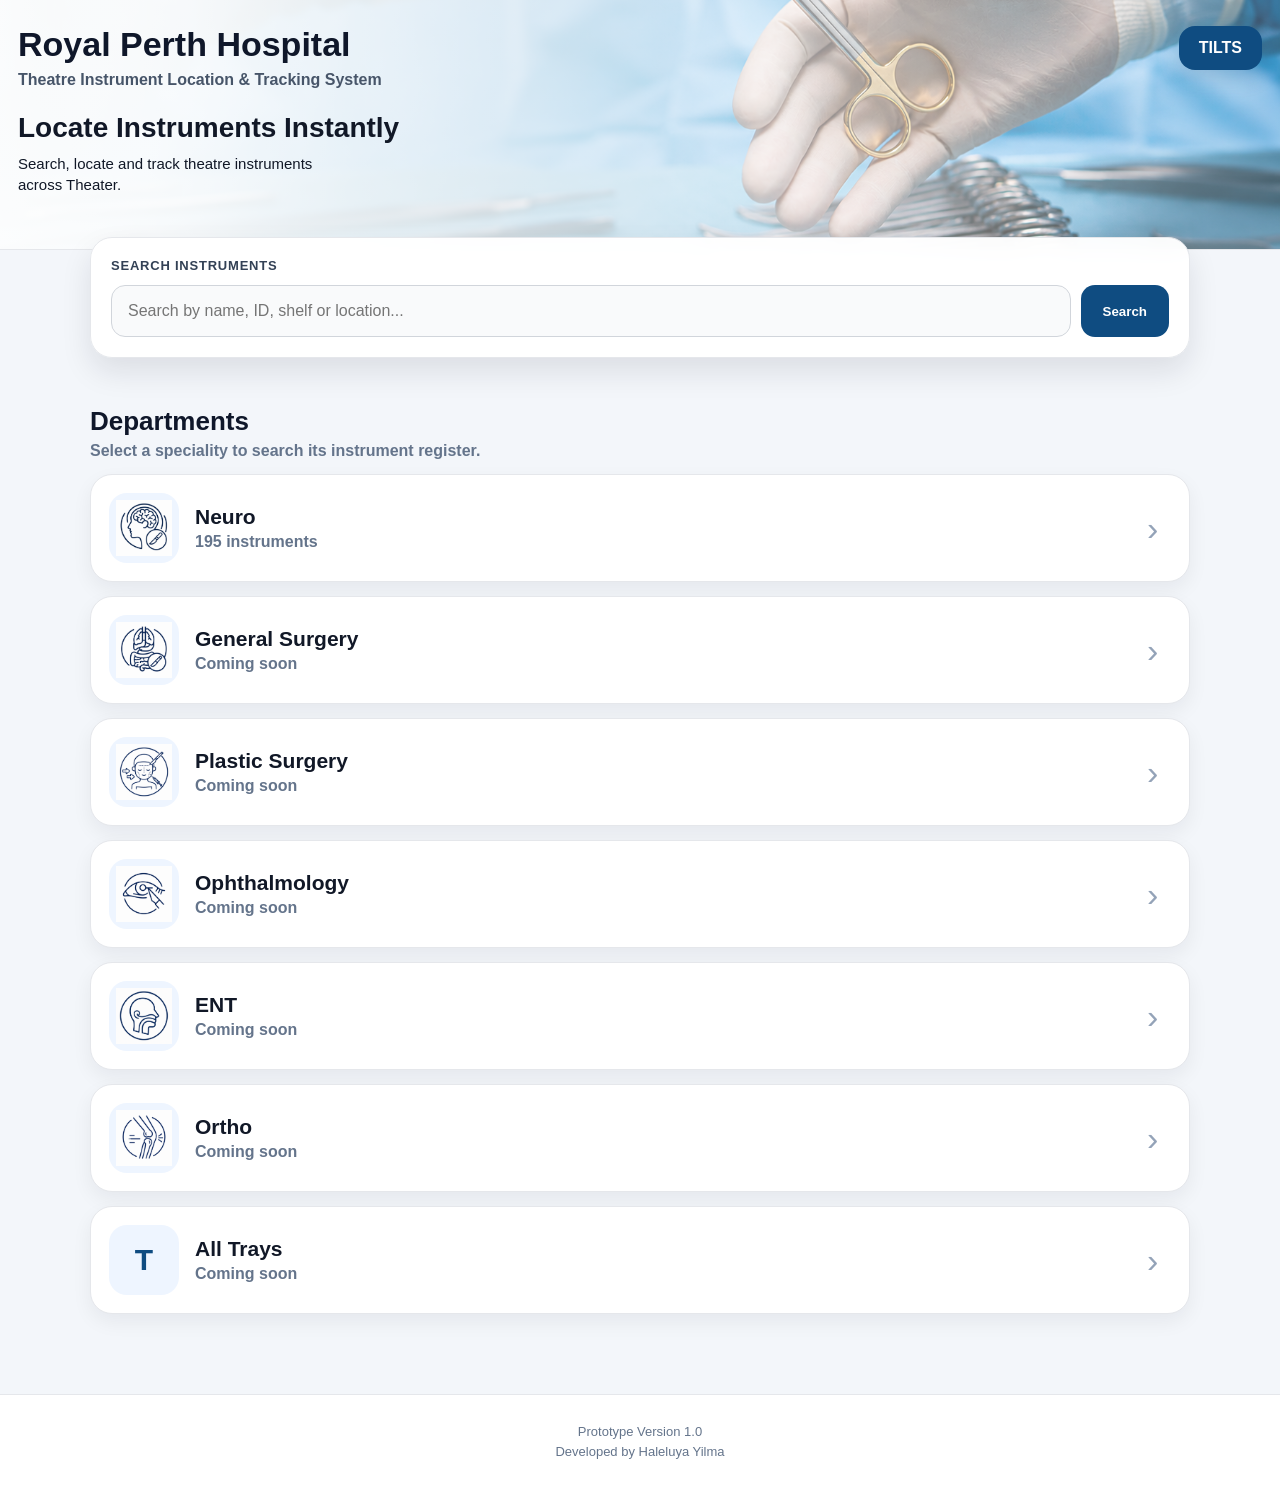
<file: index.html>
<!DOCTYPE html>
<html lang="en">
<head>
  <meta charset="UTF-8" />
  <meta name="viewport" content="width=device-width, initial-scale=1.0" />

  <title>Royal Perth Hospital - TILTS</title>

  <link rel="icon" type="image/png" href="icon.png">
  <link rel="apple-touch-icon" href="icon.png">
  <link rel="stylesheet" href="style.css" />
</head>

<body>

<header class="hero-header">

  <div class="hero-overlay">

    <div class="topbar">
      <div>
        <h1>Royal Perth Hospital</h1>
        <p>Theatre Instrument Location & Tracking System</p>
      </div>

      <div class="app-badge">TILTS</div>
    </div>

    <div class="hero-content">
      <h2>Locate Instruments Instantly</h2>

      <p>
        Search, locate and track theatre instruments across Theater.
      </p>
    </div>

  </div>

</header>

<main class="app">

  <section class="search-panel">
    <label>Search instruments</label>
    <div class="search-box">
      <input id="searchInput" type="text" placeholder="Search by name, ID, shelf or location..." />
      <button id="searchButton">Search</button>
    </div>
  </section>

  <section id="results" class="results"></section>

  <section class="section-title">
    <h2>Departments</h2>
    <p>Select a speciality to search its instrument register.</p>
  </section>

  <section class="department-list">

    <a href="neuro.html" class="department-card">
      <div class="dept-icon">
        <img src="brain.png" alt="Neurology">
      </div>
      <div>
        <h3>Neuro</h3>
        <p>195 instruments</p>
      </div>
      <span>›</span>
    </a>

    <div class="department-card">
      <div class="dept-icon">
        <img src="general.png" alt="General Surgery">
      </div>
      <div>
        <h3>General Surgery</h3>
        <p>Coming soon</p>
      </div>
      <span>›</span>
    </div>

    <div class="department-card">
      <div class="dept-icon">
        <img src="plastic.png" alt="Plastic Surgery">
      </div>
      <div>
        <h3>Plastic Surgery</h3>
        <p>Coming soon</p>
      </div>
      <span>›</span>
    </div>

    <div class="department-card">
      <div class="dept-icon">
        <img src="eye.png" alt="Ophthalmology">
      </div>
      <div>
        <h3>Ophthalmology</h3>
        <p>Coming soon</p>
      </div>
      <span>›</span>
    </div>

    <div class="department-card">
      <div class="dept-icon">
        <img src="ent.png" alt="ENT">
      </div>
      <div>
        <h3>ENT</h3>
        <p>Coming soon</p>
      </div>
      <span>›</span>
    </div>

    <div class="department-card">
      <div class="dept-icon">
        <img src="ortho.png" alt="Orthopaedics">
      </div>
      <div>
        <h3>Ortho</h3>
        <p>Coming soon</p>
      </div>
      <span>›</span>
    </div>

    <div class="department-card">
      <div class="dept-icon">
        <span class="tray-icon">T</span>
      </div>
      <div>
        <h3>All Trays</h3>
        <p>Coming soon</p>
      </div>
      <span>›</span>
    </div>

  </section>

</main>

<footer class="footer">
  <p>Prototype Version 1.0</p>
  <p>Developed by Haleluya Yilma</p>
</footer>

<script src="database.js"></script>
<script src="app.js"></script>

</body>
</html>
</file>
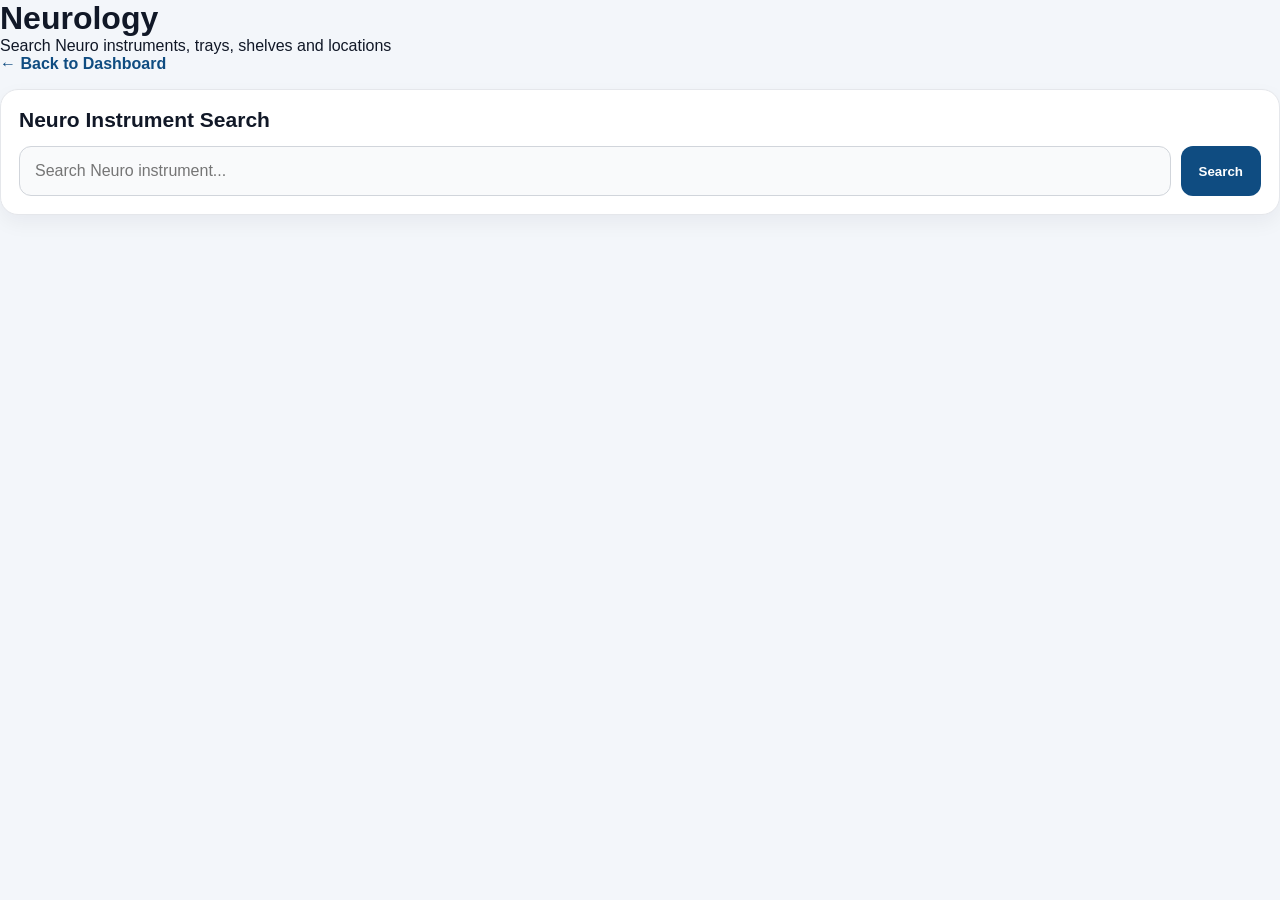
<file: neuro.html>
<!DOCTYPE html>
<html lang="en">
<head>
  <meta charset="UTF-8" />
  <meta name="viewport" content="width=device-width, initial-scale=1.0" />
  <title>Neurology - TILTS</title>
  <link rel="stylesheet" href="style.css" />
</head>
<body>

<header class="hero">
  <h1>Neurology</h1>
  <p>Search Neuro instruments, trays, shelves and locations</p>
</header>

<main class="container">

  <a href="index.html" class="back-link">← Back to Dashboard</a>

  <section class="search-card">
    <h2>Neuro Instrument Search</h2>

    <div class="search-row">
      <input id="searchInput" type="text" placeholder="Search Neuro instrument..." />
      <button id="searchButton">Search</button>
    </div>
  </section>

  <section id="results" class="results"></section>

</main>

<script src="database.js"></script>
<script src="app.js"></script>

</body>
</html>
</file>
<file: style.css>
*{
  margin:0;
  padding:0;
  box-sizing:border-box;
}

body{
  font-family:-apple-system,BlinkMacSystemFont,"Segoe UI",Arial,sans-serif;
  background:#f3f6fa;
  color:#111827;
}

/* HERO BACKGROUND */
.hero-header{
  background-image:
    linear-gradient(
      to right,
      rgba(255,255,255,.94),
      rgba(255,255,255,.72),
      rgba(255,255,255,.20)
    ),
    url("instrument-bg.jpg");

  background-size:cover;
  background-position:center;
  background-repeat:no-repeat;
  min-height:330px;
  border-bottom:1px solid #e5e7eb;
}

.hero-overlay{
  padding:26px 18px;
}

.topbar{
  display:flex;
  align-items:flex-start;
  justify-content:space-between;
  gap:15px;
}

.topbar h1{
  font-size:34px;
  color:#0f172a;
  margin-bottom:6px;
  font-weight:900;
  line-height:1.1;
}

.topbar p{
  font-size:16px;
  color:#475569;
  line-height:1.4;
  max-width:520px;
  font-weight:600;
}

.hero-content{
    margin-top:30px;
}
}

.hero-content h2{
    font-size:32px;
    color:#0f172a;
    margin-bottom:14px;
    font-weight:800;
    line-height:1.1;
    letter-spacing:-0.8px;
    max-width:520px;
}
}

.hero-content p{
  font-size:17px;
  color:#334155;
  max-width:480px;
  line-height:1.55;
  font-weight:500;
}

.app-badge{
  background:#0f4c81;
  color:white;
  font-weight:900;
  padding:13px 20px;
  border-radius:16px;
  font-size:16px;
  box-shadow:0 8px 20px rgba(15,76,129,.22);
}

.app{
  width:92%;
  max-width:1100px;
  margin:-55px auto 40px;
  padding:22px 0 40px;
  position:relative;
  z-index:2;
}

.search-panel{
  background:rgba(255,255,255,.96);
  border:1px solid #e5e7eb;
  border-radius:22px;
  padding:20px;
  box-shadow:0 14px 30px rgba(15,23,42,.10);
  margin-bottom:22px;
  backdrop-filter:blur(10px);
}

.search-panel label{
  display:block;
  font-size:13px;
  font-weight:900;
  color:#334155;
  margin-bottom:12px;
  text-transform:uppercase;
  letter-spacing:.06em;
}

.search-box{
  display:flex;
  gap:10px;
}

.search-box input{
  flex:1;
  padding:16px;
  border-radius:14px;
  border:1px solid #d1d5db;
  background:#f9fafb;
  font-size:16px;
}

.search-box button{
  background:#0f4c81;
  color:white;
  border:none;
  border-radius:14px;
  padding:16px 22px;
  font-weight:900;
  cursor:pointer;
}

.results{
  display:grid;
  gap:10px;
  margin-bottom:22px;
}

.card{
  background:white;
  border:1px solid #e5e7eb;
  border-left:4px solid #0f4c81;
  border-radius:14px;
  padding:15px;
  box-shadow:0 5px 14px rgba(15,23,42,.05);
}

.card h3{
  font-size:18px;
  color:#0f172a;
  margin-bottom:8px;
}

.card p{
  font-size:14px;
  color:#475569;
  margin:4px 0;
}

.section-title{
  margin:26px 0 14px;
}

.section-title h2{
  font-size:26px;
  color:#0f172a;
  margin-bottom:5px;
  font-weight:900;
}

.section-title p{
  font-size:16px;
  color:#64748b;
  font-weight:600;
}

.department-list{
  display:grid;
  gap:14px;
}

.department-card{
  background:white;
  border:1px solid #e5e7eb;
  border-radius:22px;
  padding:18px;
  display:grid;
  grid-template-columns:70px 1fr 24px;
  align-items:center;
  gap:16px;
  text-decoration:none;
  color:#111827;
  box-shadow:0 8px 20px rgba(15,23,42,.06);
}

.department-card h3{
  font-size:21px;
  margin-bottom:4px;
  font-weight:900;
}

.department-card p{
  font-size:16px;
  color:#64748b;
  font-weight:600;
}

.department-card > span{
  color:#94a3b8;
  font-size:34px;
}

.dept-icon{
  width:70px;
  height:70px;
  border-radius:18px;
  background:#eef5ff;
  display:flex;
  align-items:center;
  justify-content:center;
  overflow:hidden;
  flex-shrink:0;
}

.dept-icon img{
  width:56px;
  height:56px;
  max-width:56px;
  max-height:56px;
  object-fit:contain;
  display:block;
}

.tray-icon{
  font-size:30px;
  font-weight:700;
  color:#0f4c81;
}

.footer{
  text-align:center;
  padding:24px 15px;
  background:white;
  border-top:1px solid #e5e7eb;
  color:#64748b;
  font-size:13px;
}

.footer p{
  margin:5px 0;
}

.back-link{
  display:inline-block;
  color:#0f4c81;
  text-decoration:none;
  font-weight:800;
  margin-bottom:16px;
}

.search-card{
  background:white;
  border:1px solid #e5e7eb;
  border-radius:18px;
  padding:18px;
  box-shadow:0 8px 20px rgba(15,23,42,.05);
  margin-bottom:20px;
}

.search-card h2{
  font-size:21px;
  margin-bottom:14px;
}

.search-row{
  display:flex;
  gap:10px;
}

.search-row input{
  flex:1;
  padding:15px;
  border-radius:12px;
  border:1px solid #d1d5db;
  background:#f9fafb;
  font-size:16px;
}

.search-row button{
  background:#0f4c81;
  color:white;
  border:none;
  border-radius:12px;
  padding:15px 18px;
  font-weight:800;
}

@media(max-width:600px){
  .hero-header{
    min-height:300px;
    background-position:center top;
  }

  .hero-overlay{
    padding:24px 18px;
  }

  .topbar h1{
    font-size:25px;
  }

  .topbar p{
    font-size:14px;
  }

  .app-badge{
    padding:11px 16px;
    font-size:14px;
  }

  .hero-content{
    margin-top:38px;
  }

  .hero-content h2{
    font-size:32px;
  }

  .hero-content p{
    font-size:15px;
    max-width:300px;
  }

  .app{
    width:92%;
    margin-top:-45px;
  }

  .search-box{
    flex-direction:column;
  }

  .search-box button{
    width:100%;
  }

  .search-row{
    flex-direction:column;
  }

  .department-card{
    grid-template-columns:70px 1fr 24px;
  }
}

.hero-header{
  min-height:250px !important;
}

.hero-content{
  margin-top:20px !important;
}

.hero-content h2{
  font-size:28px !important;
  line-height:1.12 !important;
  margin-bottom:10px !important;
}

.hero-content p{
  font-size:15px !important;
  line-height:1.4 !important;
  max-width:340px !important;
}

.app{
  margin-top:-35px !important;
}
</file>
